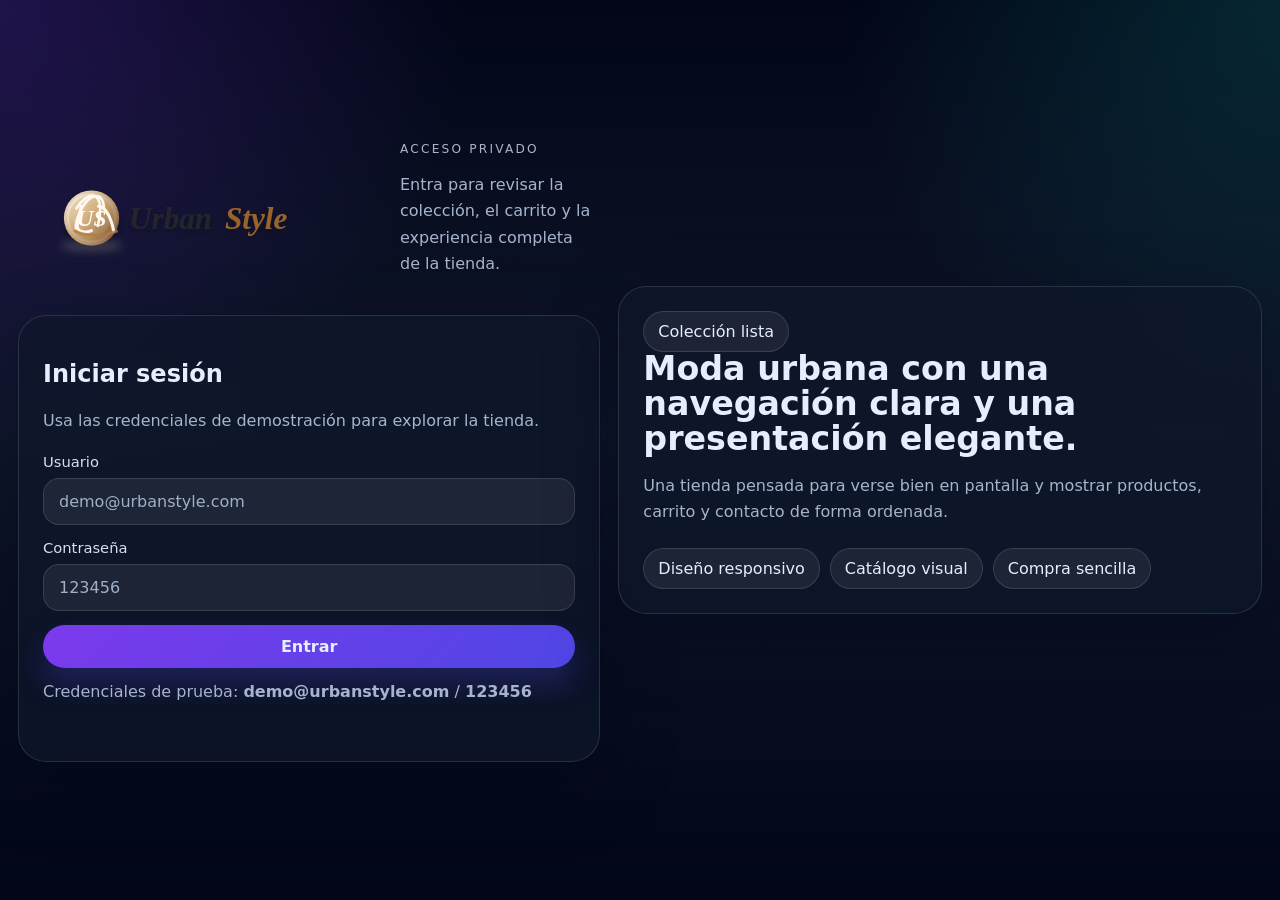
<file: urbanstyle-store/index.html>
<!DOCTYPE html>
<html lang="es">
<head>
  <meta charset="UTF-8" />
  <meta name="viewport" content="width=device-width, initial-scale=1.0" />
  <title>UrbanStyle | Inicio</title>
  <link rel="stylesheet" href="css/styles.css" />
  <script>
    if (sessionStorage.getItem('urbanstyleAuth') !== 'true') {
      window.location.replace('login.html');
    }
  </script>
</head>
<body class="app-page">
  <div class="page-shell">
    <div id="site-header"></div>

    <div class="layout-grid">
      <div id="site-sidebar"></div>

      <main class="main-content">
        <section class="hero-card" id="inicio">
          <div class="hero-copy">
            <span class="status-pill">Colección de temporada</span>
            <h2>Prendas y accesorios que combinan fácil, se ven bien y funcionan para el día a día.</h2>
            <p>
              UrbanStyle presenta una selección lista para vestir, con piezas versátiles, precios claros y una
              experiencia de compra sencilla para navegar desde cualquier dispositivo.
            </p>
            <div class="hero-actions">
              <a href="#catalogo" class="btn btn-primary">Ver colección</a>
              <a href="#contacto" class="btn btn-secondary">Contacto</a>
            </div>
            <div class="hero-stats">
              <article>
                <strong>8</strong>
                <span>estilos disponibles</span>
              </article>
              <article>
                <strong>1</strong>
                <span>carrito práctico</span>
              </article>
              <article>
                <strong>24/7</strong>
                <span>compra desde casa</span>
              </article>
            </div>
          </div>
          <div class="hero-visual">
            <img src="assets/images/chaqueta-boreal.svg" alt="Selección destacada de UrbanStyle" />
          </div>
        </section>

        <section class="section-block" id="destacados">
          <div class="section-heading">
            <div>
              <p class="eyebrow">Selección destacada</p>
              <h2>Favoritos de la semana</h2>
            </div>
            <p class="muted">Prendas pensadas para crear outfits completos sin complicarte.</p>
          </div>
          <div id="featuredGrid" class="featured-grid"></div>
        </section>

        <section class="section-block" id="catalogo">
          <div class="section-heading">
            <div>
              <p class="eyebrow">Catálogo completo</p>
              <h2>Explora y agrega tus favoritos</h2>
            </div>
            <p class="muted">Encuentra ropa y accesorios con descripciones claras e información útil de cada pieza.</p>
          </div>

          <div class="toolbar">
            <label class="field search-field">
              <span>Buscar</span>
              <input id="searchInput" type="search" placeholder="Busca por nombre, detalle o categoría" />
            </label>

            <label class="field">
              <span>Categoría</span>
              <select id="categoryFilter">
                <option value="all">Todas</option>
              </select>
            </label>
          </div>

          <div id="catalogGrid" class="catalog-grid"></div>
        </section>

        <section class="section-block mobile-cart" id="carrito">
          <div class="section-heading">
            <div>
              <p class="eyebrow">Carrito</p>
              <h2>Resumen de compra</h2>
            </div>
            <p class="muted">Revisa tus productos, ajusta cantidades y confirma el pedido en segundos.</p>
          </div>
          <div class="mobile-cart-panel">
            <div class="cart-items" data-mobile-cart-items></div>
            <div class="cart-summary">
              <div class="summary-row">
                <span>Subtotal</span>
                <strong data-mobile-cart-subtotal>$0</strong>
              </div>
              <div class="summary-row">
                <span>Envío</span>
                <strong data-mobile-cart-shipping>$0</strong>
              </div>
              <div class="summary-row total-row">
                <span>Total</span>
                <strong data-mobile-cart-total>$0</strong>
              </div>
            </div>
          </div>
        </section>
      </main>

      <aside class="cart-panel" id="desktopCart">
        <div class="cart-panel-header">
          <div>
            <p class="eyebrow">Tu compra</p>
            <h2>Carrito</h2>
          </div>
          <span class="cart-count" data-cart-count>0</span>
        </div>

        <div class="cart-items" data-cart-items></div>

        <div class="cart-summary">
          <div class="summary-row">
            <span>Subtotal</span>
            <strong data-cart-subtotal>$0</strong>
          </div>
          <div class="summary-row">
            <span>Envío</span>
            <strong data-cart-shipping>$0</strong>
          </div>
          <div class="summary-row total-row">
            <span>Total</span>
            <strong data-cart-total>$0</strong>
          </div>
        </div>

        <form id="checkoutForm" class="checkout-form">
          <h3>Finalizar compra</h3>
          <label class="field">
            <span>Nombre completo</span>
            <input id="buyerName" type="text" placeholder="Tu nombre" />
          </label>
          <label class="field">
            <span>Correo</span>
            <input id="buyerEmail" type="email" placeholder="correo@ejemplo.com" />
          </label>
          <label class="field">
            <span>Dirección</span>
            <input id="buyerAddress" type="text" placeholder="Calle 123 #45-67" />
          </label>
          <button type="submit" class="btn btn-primary btn-full">Comprar ahora</button>
        </form>
      </aside>
    </div>

    <div id="site-footer"></div>
  </div>

  <template id="product-template">
    <article class="product-card">
      <span class="product-badge"></span>
      <img class="product-image" alt="" />
      <div class="product-body">
        <p class="product-category"></p>
        <h3 class="product-title"></h3>
        <p class="product-description"></p>
        <p class="product-info"></p>
        <div class="product-footer">
          <strong class="product-price"></strong>
          <button class="btn btn-primary product-add" type="button">Añadir</button>
        </div>
      </div>
    </article>
  </template>

  <div id="toast" class="toast" aria-live="polite"></div>

  <div id="checkoutModal" class="modal" aria-hidden="true">
    <div class="modal-card">
      <button class="modal-close" type="button" id="closeModal">×</button>
      <p class="eyebrow">Compra confirmada</p>
      <h3 id="modalTitle">¡Pedido realizado!</h3>
      <p id="modalMessage" class="muted"></p>
      <button type="button" class="btn btn-primary btn-full" id="modalButton">Seguir comprando</button>
    </div>
  </div>

  <script src="js/data.js"></script>
  <script src="js/cart.js"></script>
  <script src="js/product-card.js"></script>
  <script src="js/shell.js"></script>
  <script src="js/catalog.js"></script>
  <script src="js/app.js"></script>
</body>
</html>
</file>
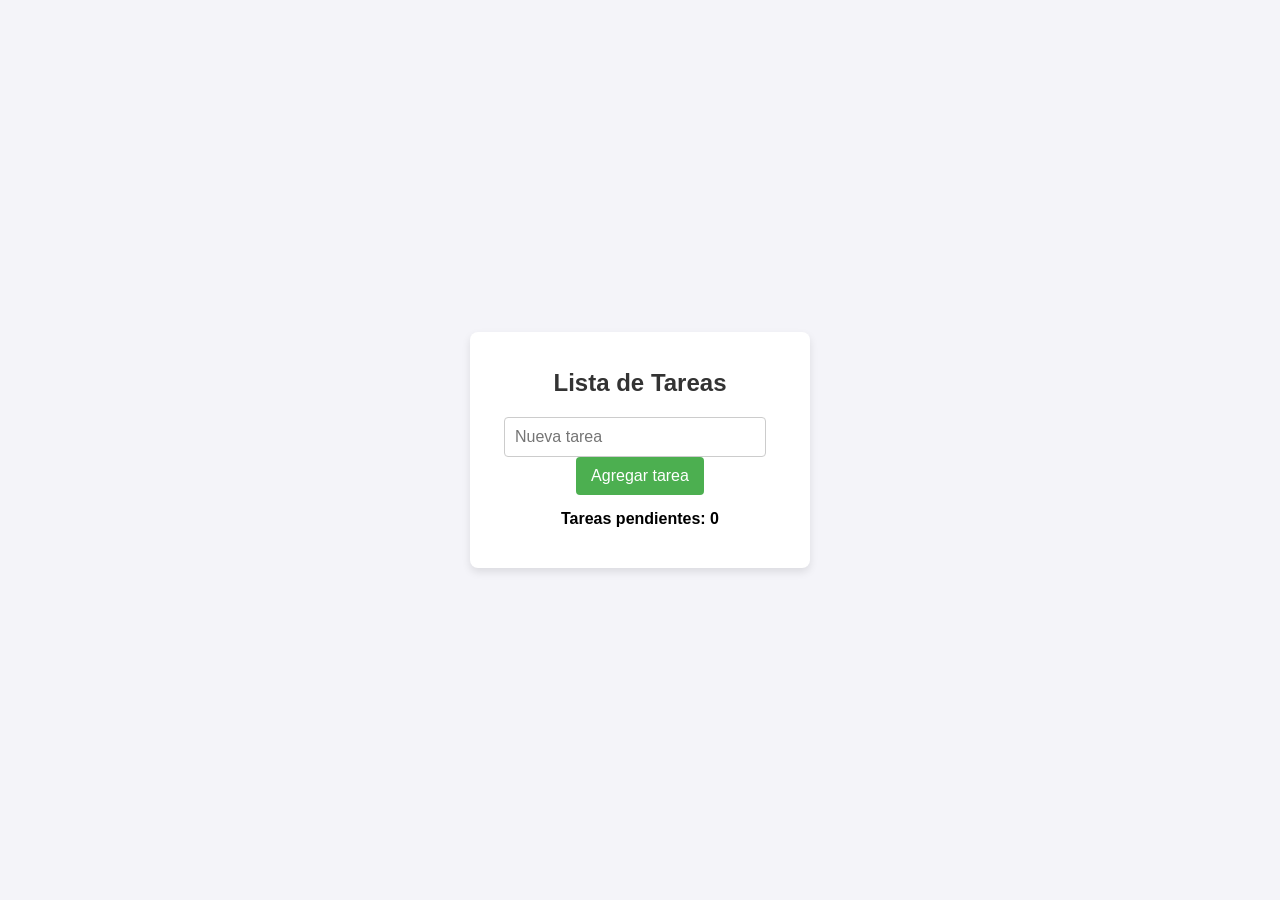
<file: proyecto/asd.html>
<!DOCTYPE html>
<html lang="es">
<head>
  <meta charset="UTF-8">
  <meta name="viewport" content="width=device-width, initial-scale=1.0">
  <title>Lista de Tareas</title>
  <link rel="stylesheet" href="styles.css">
</head>
<body>

  <div class="container">
    <h1>Lista de Tareas</h1>

    <!-- Formulario para agregar tareas -->
    <input type="text" id="task-input" placeholder="Nueva tarea">
    <button id="add-task-btn">Agregar tarea</button>

    <!-- Contador de tareas -->
    <div class="counter">
      Tareas pendientes: <span id="task-counter">0</span>
    </div>

    <!-- Lista de tareas -->
    <ul id="task-list" class="task-list"></ul>
  </div>

  <script src="script.js"></script>

</body>
</html>
</file>
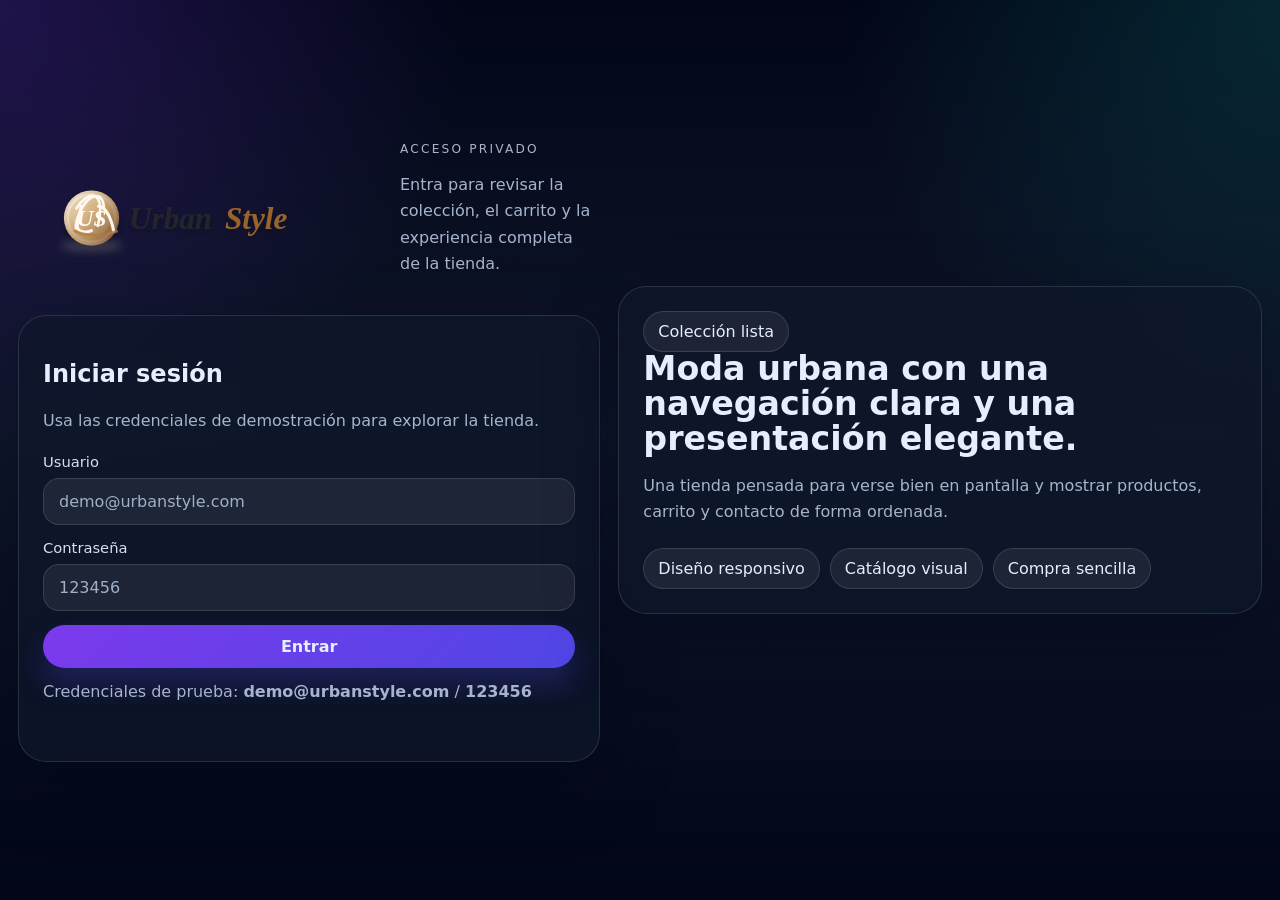
<file: urbanstyle-store/login.html>
<!DOCTYPE html>
<html lang="es">
<head>
  <meta charset="UTF-8" />
  <meta name="viewport" content="width=device-width, initial-scale=1.0" />
  <title>UrbanStyle | Iniciar sesión</title>
  <link rel="stylesheet" href="css/styles.css" />
  <script>
    if (sessionStorage.getItem('urbanstyleAuth') === 'true') {
      window.location.replace('index.html');
    }
  </script>
</head>
<body class="auth-page">
  <main class="auth-shell">
    <section class="auth-panel">
      <div class="auth-brand">
        <img class="brand-logo brand-logo-lg" src="assets/images/urbanstyle-logo.svg" alt="UrbanStyle" />
        <div>
          <p class="eyebrow">Acceso privado</p>
          <p class="muted">Entra para revisar la colección, el carrito y la experiencia completa de la tienda.</p>
        </div>
      </div>

      <div class="auth-card">
        <h2>Iniciar sesión</h2>
        <p class="muted">Usa las credenciales de demostración para explorar la tienda.</p>

        <form id="loginForm" class="auth-form" novalidate>
          <label class="field">
            <span>Usuario</span>
            <input id="username" name="username" type="text" placeholder="demo@urbanstyle.com" autocomplete="username" />
          </label>

          <label class="field">
            <span>Contraseña</span>
            <input id="password" name="password" type="password" placeholder="123456" autocomplete="current-password" />
          </label>

          <button type="submit" class="btn btn-primary btn-full">Entrar</button>
          <p class="form-hint">Credenciales de prueba: <strong>demo@urbanstyle.com</strong> / <strong>123456</strong></p>
          <p id="loginError" class="error-message" role="alert" aria-live="polite"></p>
        </form>
      </div>
    </section>

    <aside class="auth-aside">
      <div class="auth-hero">
        <span class="status-pill">Colección lista</span>
        <h2>Moda urbana con una navegación clara y una presentación elegante.</h2>
        <p>Una tienda pensada para verse bien en pantalla y mostrar productos, carrito y contacto de forma ordenada.</p>
        <div class="feature-list">
          <div class="feature-pill">Diseño responsivo</div>
          <div class="feature-pill">Catálogo visual</div>
          <div class="feature-pill">Compra sencilla</div>
        </div>
      </div>
    </aside>
  </main>

  <script src="js/login.js"></script>
</body>
</html>
</file>
<file: urbanstyle-store/css/styles.css>
:root {
  --bg: #0f172a;
  --bg-soft: #111827;
  --panel: rgba(15, 23, 42, 0.72);
  --panel-strong: #111827;
  --card: rgba(255, 255, 255, 0.07);
  --card-border: rgba(255, 255, 255, 0.12);
  --text: #e5eefc;
  --muted: #a7b4ce;
  --primary: #7c3aed;
  --primary-2: #4f46e5;
  --secondary: #14b8a6;
  --success: #22c55e;
  --warning: #f59e0b;
  --danger: #ef4444;
  --shadow: 0 24px 70px rgba(2, 6, 23, 0.45);
  --radius-xl: 28px;
  --radius-lg: 22px;
  --radius-md: 16px;
  --radius-sm: 12px;
  --max: 1500px;
}

* { box-sizing: border-box; }
html { scroll-behavior: smooth; }
body {
  margin: 0;
  min-height: 100vh;
  font-family: Inter, system-ui, -apple-system, BlinkMacSystemFont, "Segoe UI", sans-serif;
  color: var(--text);
  background:
    radial-gradient(circle at top left, rgba(124, 58, 237, 0.24), transparent 30%),
    radial-gradient(circle at top right, rgba(20, 184, 166, 0.18), transparent 28%),
    linear-gradient(180deg, #020617 0%, #0f172a 48%, #020617 100%);
}

a { color: inherit; text-decoration: none; }
img { max-width: 100%; display: block; }
button, input, select { font: inherit; }
code {
  background: rgba(255,255,255,0.08);
  padding: 0.15rem 0.45rem;
  border-radius: 999px;
}

.page-shell,
.auth-shell {
  width: min(100%, var(--max));
  margin: 0 auto;
  padding: 18px;
}

.layout-grid {
  display: grid;
  grid-template-columns: 260px minmax(0, 1fr) 340px;
  gap: 18px;
  align-items: start;
}

.site-header,
.site-footer,
.site-sidebar,
.cart-panel,
.hero-card,
.section-block,
.auth-card,
.auth-hero,
.sidebar-card,
.product-card,
.store-product::part(card),
.mobile-cart-panel {
  backdrop-filter: blur(18px);
}

.site-header {
  display: flex;
  justify-content: space-between;
  align-items: center;
  gap: 18px;
  margin-bottom: 18px;
  padding: 18px 20px;
  border: 1px solid var(--card-border);
  border-radius: var(--radius-xl);
  background: rgba(15, 23, 42, 0.7);
  box-shadow: var(--shadow);
}

.brand-block,
.header-meta,
.cart-panel-header {
  display: flex;
  align-items: center;
  gap: 14px;
}

.brand-mark {
  width: 56px;
  height: 56px;
  border-radius: 18px;
  display: grid;
  place-items: center;
  font-weight: 800;
  letter-spacing: 0.06em;
  background: linear-gradient(135deg, var(--primary), var(--secondary));
  box-shadow: 0 12px 24px rgba(124, 58, 237, 0.35);
}

.brand-mark-lg {
  width: 72px;
  height: 72px;
  border-radius: 22px;
  font-size: 1.25rem;
}

.eyebrow {
  margin: 0 0 6px;
  font-size: 0.76rem;
  letter-spacing: 0.18em;
  text-transform: uppercase;
  color: #d0d9ee;
  opacity: 0.82;
}

.brand-name,
.auth-brand h1 {
  margin: 0;
  font-size: 1.5rem;
  line-height: 1.1;
}

.brand-logo {
  display: block;
  object-fit: contain;
  flex: 0 0 auto;
}
.brand-logo-sm {
  width: clamp(150px, 20vw, 220px);
  height: auto;
}
.brand-logo-lg {
  width: min(100%, 360px);
  height: auto;
}
.auth-brand .brand-logo-lg {
  max-width: 360px;
}
.footer-brand-block .brand-logo-sm {
  width: clamp(150px, 22vw, 240px);
}
@media (max-width: 640px) {
  .brand-logo-sm {
    width: clamp(140px, 42vw, 180px);
    height: auto;
  }
  .brand-logo-lg {
    width: min(100%, 280px);
  }
}

.header-cart-pill,
.status-pill,
.feature-pill,
.cart-count {
  display: inline-flex;
  align-items: center;
  gap: 8px;
  padding: 10px 14px;
  border-radius: 999px;
  border: 1px solid var(--card-border);
  background: rgba(255, 255, 255, 0.07);
}

.cart-count {
  min-width: 52px;
  justify-content: center;
  font-weight: 700;
  background: linear-gradient(135deg, rgba(124,58,237,0.25), rgba(20,184,166,0.25));
}

.btn {
  border: 0;
  border-radius: 999px;
  padding: 12px 18px;
  cursor: pointer;
  transition: transform 0.22s ease, box-shadow 0.22s ease, background 0.22s ease;
  color: var(--text);
  font-weight: 700;
  display: inline-flex;
  justify-content: center;
  align-items: center;
  gap: 10px;
}

.btn:hover { transform: translateY(-1px); }
.btn-primary {
  background: linear-gradient(135deg, var(--primary), var(--primary-2));
  box-shadow: 0 16px 30px rgba(79, 70, 229, 0.28);
}
.btn-secondary,
.btn-ghost {
  background: rgba(255,255,255,0.08);
  border: 1px solid var(--card-border);
}
.btn-full { width: 100%; }

.site-sidebar {
  display: flex;
  flex-direction: column;
  gap: 16px;
  position: sticky;
  top: 18px;
}

.sidebar-card,
.cart-panel,
.auth-card,
.auth-hero,
.hero-card,
.section-block {
  border: 1px solid var(--card-border);
  border-radius: var(--radius-xl);
  background: rgba(15, 23, 42, 0.72);
  box-shadow: var(--shadow);
}

.sidebar-card {
  padding: 18px;
}

.side-nav {
  display: grid;
  gap: 10px;
  margin-top: 10px;
}
.side-nav a {
  padding: 12px 14px;
  border-radius: 14px;
  background: rgba(255,255,255,0.06);
  border: 1px solid transparent;
  transition: background .22s ease, border-color .22s ease;
}
.side-nav a:hover,
.side-nav a:focus {
  background: rgba(124,58,237,0.14);
  border-color: rgba(124,58,237,0.35);
}

.side-nav a.active {
  background: rgba(20,184,166,0.18);
  border-color: rgba(20,184,166,0.38);
}

.sidebar-info ul {
  margin: 0;
  padding-left: 18px;
  color: var(--muted);
  line-height: 1.7;
}

.promo-card {
  background:
    radial-gradient(circle at top right, rgba(20,184,166,0.18), transparent 30%),
    rgba(15, 23, 42, 0.78);
}

.main-content {
  display: grid;
  gap: 18px;
}

.hero-card {
  display: grid;
  grid-template-columns: minmax(0, 1.15fr) minmax(320px, 0.85fr);
  gap: 20px;
  padding: 24px;
  overflow: hidden;
}
.hero-copy h2,
.section-heading h2,
.auth-hero h2 {
  margin: 0;
  font-size: clamp(1.8rem, 2.6vw, 3rem);
  line-height: 1.05;
}
.hero-copy p,
.section-heading p,
.auth-hero p,
.product-description,
.muted,
.footer-copy {
  color: var(--muted);
  line-height: 1.65;
}
.hero-actions {
  display: flex;
  gap: 12px;
  flex-wrap: wrap;
  margin: 22px 0;
}
.hero-stats {
  display: grid;
  grid-template-columns: repeat(3, minmax(0, 1fr));
  gap: 14px;
}
.hero-stats article,
.summary-row {
  padding: 14px 16px;
  border-radius: 18px;
  border: 1px solid var(--card-border);
  background: rgba(255,255,255,0.05);
}
.hero-stats strong {
  display: block;
  font-size: 1.3rem;
  margin-bottom: 4px;
}
.hero-visual {
  display: grid;
  place-items: center;
  min-height: 100%;
}
.hero-visual img {
  width: 100%;
  height: 100%;
  object-fit: cover;
  border-radius: 24px;
  aspect-ratio: 4 / 3;
}

.section-block {
  padding: 22px;
}
.section-heading {
  display: flex;
  justify-content: space-between;
  align-items: end;
  gap: 18px;
  margin-bottom: 18px;
}
.toolbar {
  display: grid;
  grid-template-columns: 1.2fr 220px;
  gap: 14px;
  margin-bottom: 18px;
}
.field {
  display: grid;
  gap: 8px;
}
.field span {
  color: #d7def0;
  font-size: 0.92rem;
}
.field input,
.field select {
  width: 100%;
  padding: 13px 15px;
  border-radius: 16px;
  border: 1px solid var(--card-border);
  color: var(--text);
  background: rgba(255,255,255,0.07);
  outline: none;
}
.field input::placeholder { color: #9fb0ca; }

.featured-grid,
.catalog-grid {
  display: grid;
  gap: 16px;
}
.featured-grid {
  grid-template-columns: repeat(3, minmax(0, 1fr));
}
.catalog-grid {
  grid-template-columns: repeat(2, minmax(0, 1fr));
}

.product-card {
  overflow: hidden;
  position: relative;
  border-radius: 24px;
  background: rgba(255,255,255,0.06);
  border: 1px solid var(--card-border);
  min-height: 100%;
}
.product-badge {
  position: absolute;
  top: 16px;
  left: 16px;
  z-index: 1;
  padding: 8px 12px;
  border-radius: 999px;
  background: rgba(2, 6, 23, 0.5);
  backdrop-filter: blur(12px);
  font-size: 0.8rem;
}
.product-image {
  width: 100%;
  aspect-ratio: 4 / 3;
  object-fit: cover;
}
.product-body {
  padding: 18px;
}
.product-category {
  margin: 0 0 6px;
  color: #cfd8ee;
  font-size: 0.85rem;
  letter-spacing: 0.08em;
  text-transform: uppercase;
}
.product-title {
  margin: 0 0 8px;
  font-size: 1.15rem;
}
.product-description {
  margin: 0 0 14px;
  min-height: 4.1em;
}
.product-footer {
  display: flex;
  justify-content: space-between;
  gap: 12px;
  align-items: center;
}
.product-price {
  font-size: 1.1rem;
}
.product-footer .btn {
  padding-inline: 16px;
  white-space: nowrap;
}

.cart-panel {
  padding: 18px;
  position: sticky;
  top: 18px;
}
.cart-panel-header {
  justify-content: space-between;
  margin-bottom: 18px;
}
.cart-items {
  display: grid;
  gap: 12px;
  min-height: 120px;
}
.cart-empty {
  padding: 18px;
  border-radius: 18px;
  border: 1px dashed rgba(255,255,255,0.2);
  color: var(--muted);
  text-align: center;
}
.cart-item {
  display: grid;
  grid-template-columns: 72px 1fr;
  gap: 12px;
  align-items: center;
  padding: 12px;
  border-radius: 18px;
  border: 1px solid var(--card-border);
  background: rgba(255,255,255,0.05);
}
.cart-item img {
  width: 72px;
  height: 72px;
  border-radius: 16px;
  object-fit: cover;
}
.cart-item h4 {
  margin: 0 0 4px;
  font-size: 0.98rem;
}
.cart-item p {
  margin: 0;
  color: var(--muted);
  font-size: 0.92rem;
}
.cart-item-top {
  display: flex;
  justify-content: space-between;
  gap: 10px;
}
.cart-item-actions {
  display: flex;
  align-items: center;
  gap: 8px;
  margin-top: 10px;
}
.quantity-btn,
.remove-btn,
.modal-close {
  width: 34px;
  height: 34px;
  border-radius: 12px;
  border: 1px solid var(--card-border);
  background: rgba(255,255,255,0.07);
  color: var(--text);
  cursor: pointer;
}
.remove-btn {
  margin-left: auto;
}
.cart-summary {
  margin: 18px 0;
  display: grid;
  gap: 10px;
}
.summary-row {
  display: flex;
  justify-content: space-between;
  align-items: center;
}
.total-row {
  font-size: 1.06rem;
  background: linear-gradient(135deg, rgba(124,58,237,0.18), rgba(20,184,166,0.18));
}
.checkout-form {
  display: grid;
  gap: 12px;
}
.checkout-form h3 {
  margin: 0 0 2px;
}

.site-footer {
  margin-top: 18px;
  padding: 18px 20px;
  border: 1px solid var(--card-border);
  border-radius: var(--radius-xl);
  background: rgba(15, 23, 42, 0.7);
  box-shadow: var(--shadow);
  display: flex;
  justify-content: space-between;
  gap: 12px;
  flex-wrap: wrap;
}

.auth-page {
  display: grid;
  place-items: center;
}
.auth-shell {
  display: grid;
  grid-template-columns: minmax(0, 0.95fr) minmax(0, 1.05fr);
  gap: 18px;
  min-height: 100vh;
  align-items: center;
}
.auth-panel {
  display: grid;
  gap: 18px;
}
.auth-brand {
  display: flex;
  align-items: center;
  gap: 16px;
  padding: 4px 6px;
}
.auth-card,
.auth-hero {
  padding: 24px;
}
.auth-form {
  margin-top: 18px;
  display: grid;
  gap: 14px;
}
.form-hint {
  color: var(--muted);
  margin: 0;
}
.error-message {
  min-height: 1.4em;
  color: #fca5a5;
  margin: 0;
}
.feature-list {
  display: flex;
  gap: 10px;
  flex-wrap: wrap;
  margin-top: 22px;
}

.mobile-cart {
  display: none;
}

.toast {
  position: fixed;
  right: 20px;
  bottom: 20px;
  z-index: 50;
  padding: 14px 16px;
  border-radius: 18px;
  border: 1px solid var(--card-border);
  background: rgba(15,23,42,0.96);
  box-shadow: var(--shadow);
  opacity: 0;
  transform: translateY(14px);
  transition: opacity .25s ease, transform .25s ease;
  pointer-events: none;
}
.toast.show {
  opacity: 1;
  transform: translateY(0);
}

.modal {
  position: fixed;
  inset: 0;
  background: rgba(2, 6, 23, 0.66);
  display: none;
  place-items: center;
  z-index: 100;
  padding: 20px;
}
.modal.show { display: grid; }
.modal-card {
  position: relative;
  width: min(92vw, 520px);
  padding: 24px;
  border-radius: 28px;
  border: 1px solid var(--card-border);
  background: rgba(15, 23, 42, 0.96);
  box-shadow: var(--shadow);
}
.modal-close {
  position: absolute;
  top: 16px;
  right: 16px;
  font-size: 1.2rem;
}
.mobile-cart-panel {
  display: grid;
  gap: 16px;
}

/* Web component styling hooks */
store-product { display: block; }
store-product::part(card) {
  display: block;
}

/* Responsiveness */
@media (max-width: 1280px) {
  .layout-grid {
    grid-template-columns: 230px minmax(0, 1fr);
  }
  .cart-panel {
    position: static;
    grid-column: 1 / -1;
  }
  .catalog-grid, .featured-grid {
    grid-template-columns: repeat(2, minmax(0, 1fr));
  }
  .mobile-cart { display: block; }
}
@media (max-width: 980px) {
  .auth-shell,
  .hero-card,
  .toolbar,
  .section-heading {
    grid-template-columns: 1fr;
    display: grid;
  }
  .layout-grid {
    grid-template-columns: 1fr;
  }
  .site-sidebar,
  .cart-panel {
    position: static;
  }
  .site-header {
    flex-direction: column;
    align-items: start;
  }
  .featured-grid, .catalog-grid {
    grid-template-columns: 1fr;
  }
}
@media (max-width: 640px) {
  .page-shell, .auth-shell { padding: 12px; }
  .section-block, .site-header, .site-footer, .sidebar-card, .cart-panel, .auth-card, .auth-hero, .hero-card {
    border-radius: 20px;
  }
  .hero-stats {
    grid-template-columns: 1fr;
  }
  .header-meta {
    flex-wrap: wrap;
  }
}

/* Refuerzo visual para la versión final */
.hero-card {
  overflow: hidden;
  grid-template-columns: 1.15fr 0.85fr;
}
.hero-copy h2 {
  font-size: clamp(2rem, 4vw, 3.4rem);
  max-width: 12ch;
}
.hero-visual {
  min-height: 380px;
}
.hero-visual img {
  aspect-ratio: 4 / 5;
}

.sidebar-card {
  box-shadow: inset 0 1px 0 rgba(255,255,255,0.06);
}

.side-nav {
  display: grid;
  gap: 10px;
}
.side-nav a {
  padding: 12px 14px;
  border-radius: 14px;
  background: rgba(255,255,255,0.04);
  border: 1px solid transparent;
  transition: background .2s ease, border-color .2s ease, transform .2s ease;
}
.side-nav a:hover,
.side-nav a.active {
  background: rgba(124,58,237,0.14);
  border-color: rgba(255,255,255,0.12);
  transform: translateX(2px);
}
.sidebar-info ul {
  list-style: none;
  padding: 0;
  margin: 0;
  display: grid;
  gap: 10px;
}
.sidebar-info li {
  padding: 12px 14px 12px 16px;
  border-radius: 14px;
  background: rgba(255,255,255,0.05);
  border: 1px solid rgba(255,255,255,0.08);
  color: var(--muted);
}
.sidebar-info li::before {
  content: '•';
  color: var(--secondary);
  margin-right: 10px;
}

.product-info {
  margin: 0 0 14px;
  color: #d7def0;
  font-size: 0.92rem;
}

.featured-grid .product-card,
.catalog-grid store-product {
  min-height: 100%;
}

.site-footer {
  margin-top: 18px;
  padding: 24px;
  border: 1px solid var(--card-border);
  border-radius: var(--radius-xl);
  background: rgba(15, 23, 42, 0.72);
  box-shadow: var(--shadow);
  display: grid;
  gap: 22px;
}
.footer-brand {
  display: grid;
  gap: 12px;
}
.footer-brand-block {
  align-items: center;
}
.footer-copy {
  margin: 0;
  color: var(--muted);
  max-width: 48ch;
}
.footer-contact-grid {
  display: grid;
  grid-template-columns: repeat(3, minmax(0, 1fr));
  gap: 14px;
}
.contact-card {
  display: flex;
  align-items: center;
  gap: 14px;
  padding: 16px 18px;
  border-radius: 20px;
  border: 1px solid rgba(255,255,255,0.12);
  background: rgba(255,255,255,0.05);
  transition: transform .2s ease, background .2s ease;
}
.contact-card:hover {
  transform: translateY(-2px);
  background: rgba(255,255,255,0.08);
}
.contact-icon {
  width: 46px;
  height: 46px;
  border-radius: 16px;
  display: grid;
  place-items: center;
  font-weight: 800;
  background: linear-gradient(135deg, rgba(124,58,237,0.95), rgba(20,184,166,0.95));
  box-shadow: 0 10px 24px rgba(0,0,0,0.18);
}
.contact-card small {
  display: block;
  color: #d7def0;
  margin-bottom: 3px;
}
.contact-card strong {
  display: block;
}
.footer-bottom {
  display: flex;
  justify-content: space-between;
  gap: 12px;
  flex-wrap: wrap;
  padding-top: 6px;
  border-top: 1px solid rgba(255,255,255,0.08);
  color: var(--muted);
}
.footer-bottom p {
  margin: 0;
}

@media (max-width: 980px) {
  .hero-card {
    grid-template-columns: 1fr;
  }
  .footer-contact-grid {
    grid-template-columns: 1fr;
  }
  .footer-bottom {
    flex-direction: column;
  }
}

@media (max-width: 640px) {
  .hero-copy h2 {
    max-width: none;
  }
  .contact-card {
    padding: 14px;
  }
}

/* Final presentation tweaks */
.hero-card {
  overflow: hidden;
  grid-template-columns: 1.15fr 0.85fr;
}
.hero-copy h2 {
  font-size: clamp(2rem, 4vw, 3.4rem);
  max-width: 12ch;
}
.hero-visual {
  min-height: 380px;
}
.hero-visual img {
  aspect-ratio: 4 / 5;
}

.side-nav {
  display: grid;
  gap: 10px;
}
.side-nav a {
  padding: 12px 14px;
  border-radius: 14px;
  background: rgba(255,255,255,0.04);
  border: 1px solid transparent;
  transition: background .2s ease, border-color .2s ease, transform .2s ease;
}
.side-nav a:hover,
.side-nav a.active {
  background: rgba(124,58,237,0.14);
  border-color: rgba(255,255,255,0.12);
  transform: translateX(2px);
}
.sidebar-info ul {
  list-style: none;
  padding: 0;
  margin: 0;
  display: grid;
  gap: 10px;
}
.sidebar-info li {
  padding: 12px 14px 12px 16px;
  border-radius: 14px;
  background: rgba(255,255,255,0.05);
  border: 1px solid rgba(255,255,255,0.08);
  color: var(--muted);
}
.sidebar-info li::before {
  content: '•';
  color: var(--secondary);
  margin-right: 10px;
}

.product-info {
  margin: 0 0 14px;
  color: #d7def0;
  font-size: 0.92rem;
}

.site-footer {
  margin-top: 18px;
  padding: 24px;
  border: 1px solid var(--card-border);
  border-radius: var(--radius-xl);
  background: rgba(15, 23, 42, 0.72);
  box-shadow: var(--shadow);
  display: grid;
  gap: 22px;
}
.footer-brand {
  display: grid;
  gap: 12px;
}
.footer-brand-block {
  align-items: center;
}
.footer-copy {
  margin: 0;
  color: var(--muted);
  max-width: 48ch;
}
.footer-contact-grid {
  display: grid;
  grid-template-columns: repeat(3, minmax(0, 1fr));
  gap: 14px;
}
.contact-card {
  display: flex;
  align-items: center;
  gap: 14px;
  padding: 16px 18px;
  border-radius: 20px;
  border: 1px solid rgba(255,255,255,0.12);
  background: rgba(255,255,255,0.05);
  transition: transform .2s ease, background .2s ease;
}
.contact-card:hover {
  transform: translateY(-2px);
  background: rgba(255,255,255,0.08);
}
.contact-icon {
  width: 46px;
  height: 46px;
  border-radius: 16px;
  display: grid;
  place-items: center;
  font-weight: 800;
  background: linear-gradient(135deg, rgba(124,58,237,0.95), rgba(20,184,166,0.95));
  box-shadow: 0 10px 24px rgba(0,0,0,0.18);
}
.contact-card small {
  display: block;
  color: #d7def0;
  margin-bottom: 3px;
}
.contact-card strong {
  display: block;
}
.footer-bottom {
  display: flex;
  justify-content: space-between;
  gap: 12px;
  flex-wrap: wrap;
  padding-top: 6px;
  border-top: 1px solid rgba(255,255,255,0.08);
  color: var(--muted);
}
.footer-bottom p {
  margin: 0;
}

@media (max-width: 980px) {
  .hero-card {
    grid-template-columns: 1fr;
  }
  .footer-contact-grid {
    grid-template-columns: 1fr;
  }
  .footer-bottom {
    flex-direction: column;
  }
}

@media (max-width: 640px) {
  .hero-copy h2 {
    max-width: none;
  }
  .contact-card {
    padding: 14px;
  }
}
</file>
<file: proyecto/styles.css>
body {
    font-family: Arial, sans-serif;
    background-color: #f4f4f9;
    margin: 0;
    padding: 0;
    display: flex;
    justify-content: center;
    align-items: center;
    height: 100vh;
  }
  
  .container {
    background-color: white;
    padding: 20px;
    border-radius: 8px;
    box-shadow: 0 4px 8px rgba(0, 0, 0, 0.1);
    width: 300px;
    text-align: center;
  }
  
  h1 {
    margin-bottom: 20px;
    font-size: 24px;
    color: #333;
  }
  
  input[type="text"] {
    padding: 10px;
    width: 80%;
    margin-right: 10px;
    border: 1px solid #ccc;
    border-radius: 4px;
    font-size: 16px;
  }
  
  button {
    padding: 10px 15px;
    background-color: #4CAF50;
    color: white;
    border: none;
    border-radius: 4px;
    cursor: pointer;
    font-size: 16px;
  }
  
  button:hover {
    background-color: #45a049;
  }
  
  .task-list {
    margin-top: 20px;
    list-style: none;
    padding: 0;
  }
  
  .task-item {
    background-color: #fafafa;
    padding: 10px;
    margin-bottom: 10px;
    border-radius: 4px;
    display: flex;
    justify-content: space-between;
    align-items: center;
  }
  
  .task-item button {
    background-color: #f44336;
  }
  
  .task-item button:hover {
    background-color: #e53935;
  }
  
  .counter {
    margin-top: 15px;
    font-weight: bold;
  }
</file>
